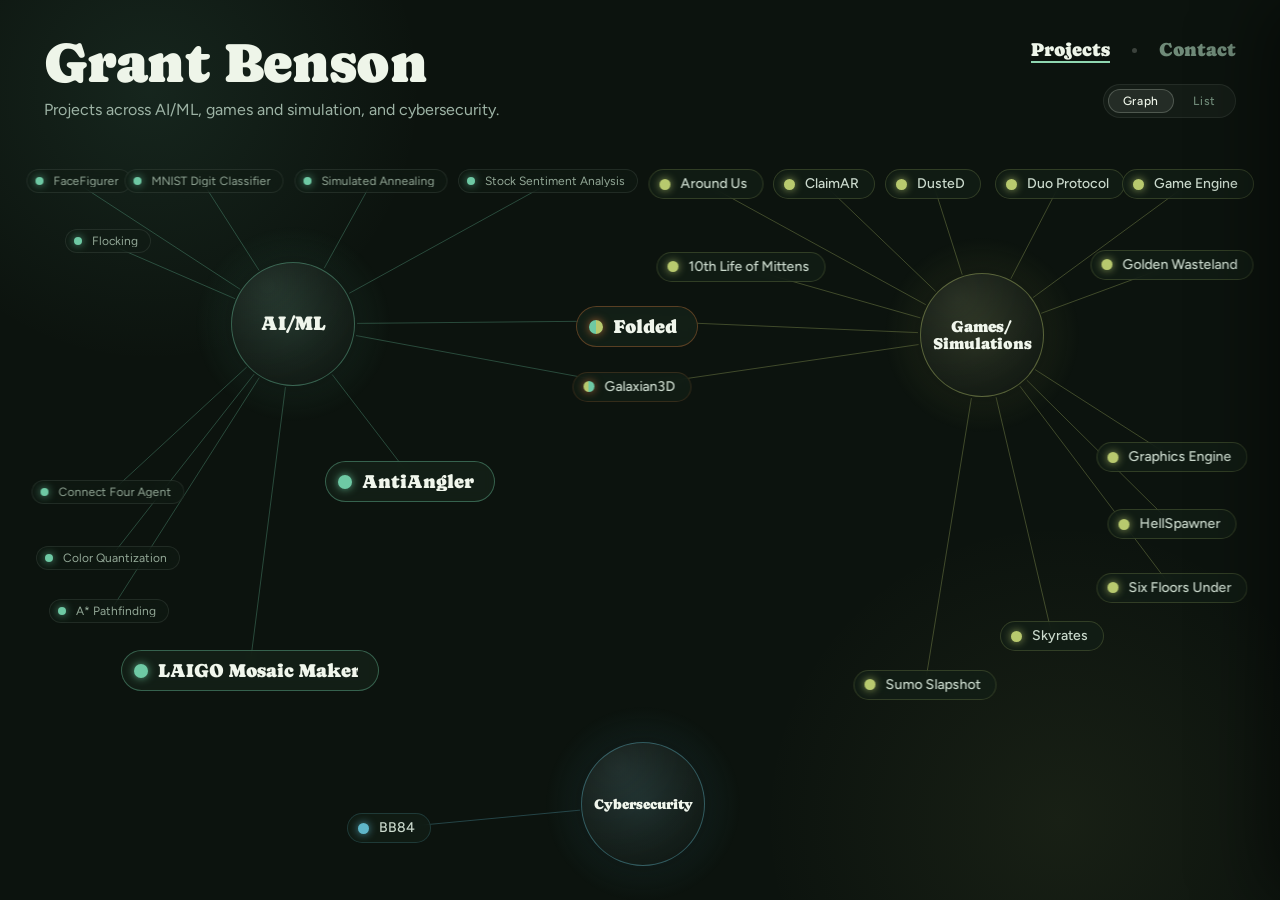
<file: index.html>
<!DOCTYPE html>
<html lang="en">
<head>
  <meta charset="utf-8">
  <meta name="viewport" content="width=device-width, initial-scale=1">
  <!-- data-site slots are filled from content/site.json by content/tools/gen_site_data.py -->
  <title data-site="page-title">Grant Benson: Computer Science Portfolio</title>
  <meta name="description" data-site="description" content="Projects across AI/ML, games and simulation, and cybersecurity.">

  <link rel="preconnect" href="https://fonts.googleapis.com">
  <link rel="preconnect" href="https://fonts.gstatic.com" crossorigin>
  <link rel="stylesheet" href="https://fonts.googleapis.com/css2?family=Caprasimo:wght@400&family=Figtree:wght@400;600;700&display=swap">

  <!-- Cascade order: tokens, theme, element defaults, components, layout, views -->
  <link rel="stylesheet" href="css/tokens.css">
  <link rel="stylesheet" href="css/theme.css">
  <link rel="stylesheet" href="css/base.css">
  <link rel="stylesheet" href="css/components/button.css">
  <link rel="stylesheet" href="css/components/icon-button.css">
  <link rel="stylesheet" href="css/components/tags.css">
  <link rel="stylesheet" href="css/components/typography.css">
  <link rel="stylesheet" href="css/layout/page.css">
  <link rel="stylesheet" href="css/layout/header.css">
  <link rel="stylesheet" href="css/layout/drawer.css">
  <link rel="stylesheet" href="css/views/graph.css">
  <link rel="stylesheet" href="css/views/arcs.css">
  <link rel="stylesheet" href="css/views/list.css">
  <link rel="stylesheet" href="css/views/contact.css">
  <link rel="stylesheet" href="css/views/area-list.css">
  <link rel="stylesheet" href="css/views/project.css">

  <script type="module" src="js/main.js"></script>
</head>
<body>
  <!-- The page shell. Views fill their containers from js/; DOM order is paint order. -->
  <div class="page" data-app>
    <nav class="top-tabs" aria-label="Sections">
      <button class="top-tabs__tab is-active" type="button" data-action="show-projects">Projects</button>
      <span class="top-tabs__dot" aria-hidden="true"></span>
      <button class="top-tabs__tab" type="button" data-action="show-contact">Contact</button>
    </nav>
    <div class="page__glow page__glow--top" aria-hidden="true"></div>
    <div class="page__glow page__glow--bottom" aria-hidden="true"></div>

    <header class="site-header">
      <div class="site-header__titles">
        <h1 class="site-header__heading" data-site="heading">Grant Benson</h1>
        <p class="site-header__subtitle" data-site="subtitle">Projects across AI/ML, games and simulation, and cybersecurity.</p>
      </div>
      <div class="mode-toggle" data-mode-toggle>
        <button class="mode-toggle__option is-active" type="button" data-action="mode-graph">Graph</button>
        <button class="mode-toggle__option" type="button" data-action="mode-list">List</button>
      </div>
    </header>

    <!-- Graph view: js/views/graph.js builds the edges, hubs and nodes inside the world layer -->
    <div class="stage" data-stage>
      <div class="world" data-world></div>
    </div>

    <section class="list-view" data-view="list" hidden></section>
    <section class="contact-view" data-view="contact" hidden></section>

    <div class="scrim" data-scrim></div>

    <!-- Arcs live out here, not in the stage: the stage is its own stacking context, so
         nothing inside it can out-stack the scrim -->
    <button class="arc arc--left" type="button" data-arc="left"><span class="arc__glow"></span><span class="arc__chevron">‹</span></button>
    <button class="arc arc--right" type="button" data-arc="right"><span class="arc__glow"></span><span class="arc__chevron">›</span></button>

    <aside class="drawer" data-panel>
      <div class="drawer__body" data-panel-body></div>
    </aside>
  </div>
</body>
</html>
</file>
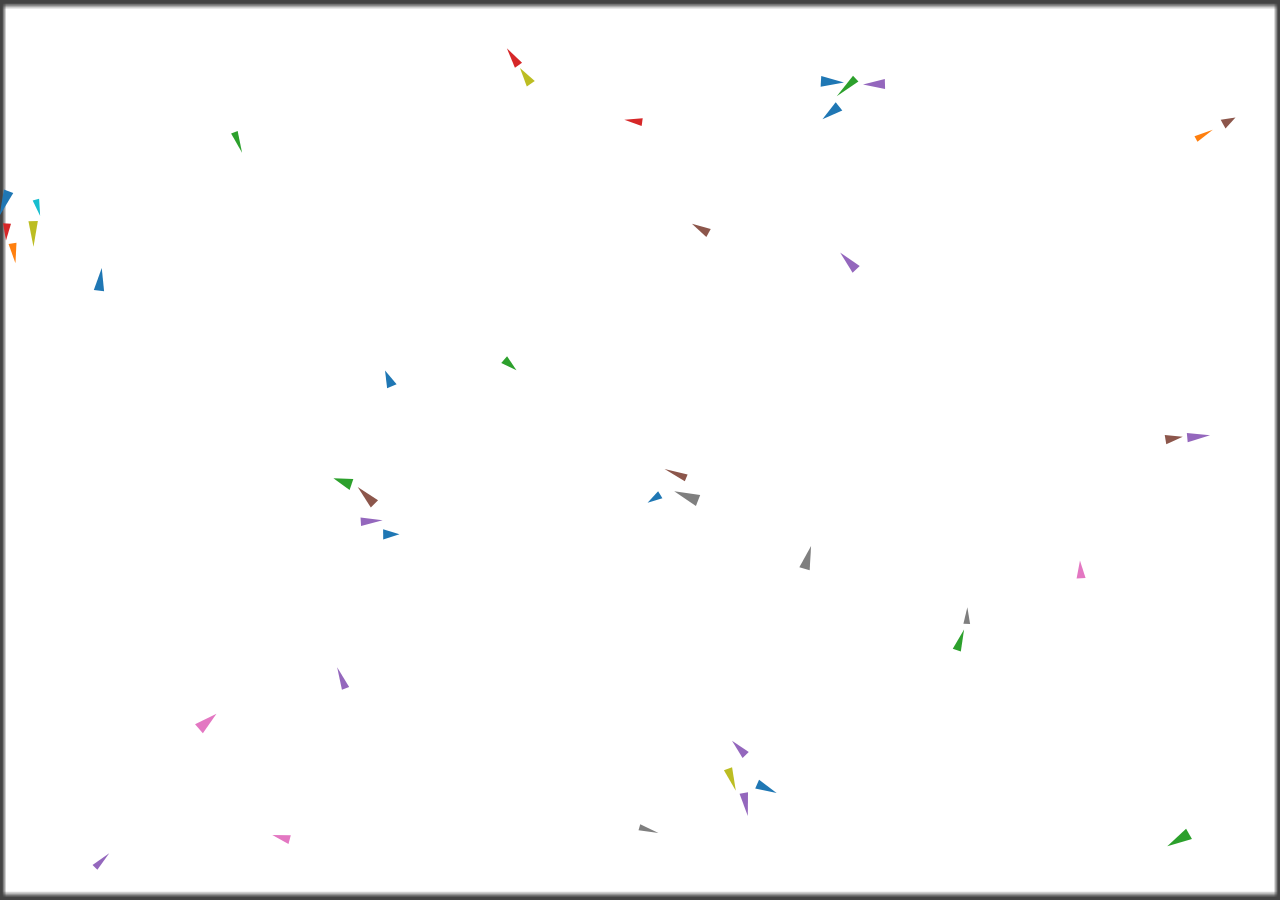
<file: assets/flocking/flock.html>
<!DOCTYPE html>
<html>
<head>
<meta charset="utf-8">
<title>Flocking demo</title>
<style>html,body{margin:0;padding:0;height:100%;overflow:hidden;background:transparent}</style>
</head>
<body>
<!-- minimal demo: canvas + boid class with comments -->
<div id="boid-wrapper" style="position:relative;
            width:100%;
            height:100%;
            margin:auto;
            overflow:hidden;
            box-sizing:border-box;">
    <!-- background canvas just for border -->
    <canvas id="bg" style="position:absolute;
                 top:0;left:0;
                 width:100%;height:100%;
                 z-index:0;display:block;"></canvas>
    <!-- main canvas for boids -->
    <canvas id="c" style="position:absolute;
                 top:0;left:0;
                 width:100%;height:100%;
                 z-index:1;display:block;"></canvas>
</div>

<script>
    // simple vector helper functions for math
    const v = {
        add: (a, b) => ({ x: a.x + b.x, y: a.y + b.y }), // add two vectors
        sub: (a, b) => ({ x: a.x - b.x, y: a.y - b.y }), // subtract vectors
        mul: (a, s) => ({ x: a.x * s, y: a.y * s }),    // multiply vector by scalar
        len: a => Math.hypot(a.x, a.y),                 // get vector length
        norm: a => { const L = Math.hypot(a.x, a.y) || 1; return { x: a.x / L, y: a.y / L }; } // normalize
    };

    // boid class represents one triangle that moves
    class Boid {
        constructor(position, velocity, { h = 18, w = 8, fill = '#111', stroke = null } = {}) {
            // store position and velocity
            this.pos = { x: position.x, y: position.y };
            this.vel = { x: velocity.x, y: velocity.y };
            this.h = h; this.w = w; this.fill = fill; this.stroke = stroke;

            // local triangle points, apex faces +x
            const hx = h / 2, bx = -h / 2;
            this.local = [
                { x: hx, y: 0 },      // tip of triangle
                { x: bx, y: -w / 2 }, // left rear
                { x: bx, y: w / 2 }   // right rear
            ];
        }

        // move boid by velocity
        update(dt = 1) {
            this.pos.x += this.vel.x * dt;
            this.pos.y += this.vel.y * dt;
        }

        // draw boid on canvas
        draw(ctx) {
            const heading = v.len(this.vel) > 1e-6 ? v.norm(this.vel) : { x: 1, y: 0 }; // avoid zero vector
            const ang = Math.atan2(heading.y, heading.x);
            const cosA = Math.cos(ang), sinA = Math.sin(ang);

            // rotate local points to world position
            const pts = this.local.map(p => ({
                x: this.pos.x + (p.x * cosA - p.y * sinA),
                y: this.pos.y + (p.x * sinA + p.y * cosA)
            }));

            // draw triangle
            ctx.beginPath();
            ctx.moveTo(pts[0].x, pts[0].y);
            ctx.lineTo(pts[1].x, pts[1].y);
            ctx.lineTo(pts[2].x, pts[2].y);
            ctx.closePath();
            if (this.fill) { ctx.fillStyle = this.fill; ctx.fill(); }
            if (this.stroke) { ctx.strokeStyle = this.stroke; ctx.stroke(); }
        }

        // keep direction but set speed
        setSpeed(speed) {
            const dir = v.norm(this.vel);
            this.vel = v.mul(dir, speed);
        }

        // set heading angle, keep speed
        setHeading(angle) {
            const s = v.len(this.vel);
            this.vel = { x: Math.cos(angle) * s, y: Math.sin(angle) * s };
        }
    }

    (function demo() {
        // get canvas and context
        const canvas = document.getElementById('c');
        const dpi = window.devicePixelRatio || 1;
        const bg = document.getElementById('bg');
        const bctx = bg.getContext('2d');

        // draw border once on background canvas
        bctx.strokeStyle = '#444';
        bctx.lineWidth = 1;
        bctx.strokeRect(0.5, 0.5, bg.width - 1, bg.height - 1);

        const ctx = canvas.getContext('2d');

        // resize canvas to match screen
        function resize() {
            const rect = canvas.getBoundingClientRect();
            canvas.width = Math.round(rect.width * dpi);
            canvas.height = Math.round(rect.height * dpi);
            canvas.style.width = rect.width + 'px';
            canvas.style.height = rect.height + 'px';
            ctx.setTransform(dpi, 0, 0, dpi, 0, 0); // scale for retina
        }
        resize();
        window.addEventListener('resize', resize);

        // create initial boids
        const boids = [
            new Boid({ x: 60, y: 60 }, { x: 1.6, y: 0.8 }, { h: 26, w: 10, fill: '#1f77b4' }),
            new Boid({ x: 120, y: 100 }, { x: -1.2, y: 0.9 }, { h: 20, w: 8, fill: '#ff7f0e' }),
            new Boid({ x: 200, y: 40 }, { x: 0.6, y: 1.6 }, { h: 22, w: 7, fill: '#2ca02c' })
        ];

        // array of colors for variety
        const colors = ['#1f77b4', '#ff7f0e', '#2ca02c', '#d62728', '#9467bd', '#8c564b', '#e377c2', '#7f7f7f', '#bcbd22', '#17becf'];

        // add 40 more random boids
        for (let i = 0; i < 40; i++) {
            const x = Math.random() * (canvas.width / dpi - 40) + 20; // avoid edges
            const y = Math.random() * (canvas.height / dpi - 40) + 20;
            const vx = (Math.random() - 0.5) * 3; // random velocity
            const vy = (Math.random() - 0.5) * 3;
            const h = 14 + Math.random() * 12; // random size
            const w = 6 + Math.random() * 6;
            const fill = colors[Math.floor(Math.random() * colors.length)];
            boids.push(new Boid({ x, y }, { x: vx, y: vy }, { h, w, fill }));
        }

        // mouse tracking
        let mouse = { x: 0, y: 0, active: false };
        canvas.addEventListener('mouseenter', () => mouse.active = true);
        canvas.addEventListener('mouseleave', () => mouse.active = false);
        canvas.addEventListener('mousemove', e => {
            const rect = canvas.getBoundingClientRect();
            mouse.x = e.clientX - rect.left;
            mouse.y = e.clientY - rect.top;
        });

        // settings object
        const settings = { wrap: false };

        // --- compute forces for each boid ---
        function computeForces(b, boids, canvas, dpi, mouse, settings) {
            const {
                perception = 80,
                separationDist = 25,
                maxSpeed = 4.2,
                maxForce = 2,
                margin = 40,
                wrap = false,
                weights = { align: 0.03, cohesion: 0.02, separation: 0.25, mouseAvoid: 0.3, borderAvoid: 0.18 }
            } = settings;

            // accumulators for flocking
            let align = { x: 0, y: 0 }, cohesion = { x: 0, y: 0 }, separation = { x: 0, y: 0 }, total = 0;

            // loop through all boids
            for (const other of boids) {
                if (other === b) continue; // skip self
                const dx = other.pos.x - b.pos.x;
                const dy = other.pos.y - b.pos.y;
                const d2 = dx * dx + dy * dy; // distance squared

                if (d2 < perception * perception) { // within sight
                    total++;
                    align.x += other.vel.x;
                    align.y += other.vel.y;
                    cohesion.x += other.pos.x;
                    cohesion.y += other.pos.y;

                    if (d2 < separationDist * separationDist) { // too close
                        const f = 1 - Math.sqrt(d2) / separationDist; // nonlinear falloff
                        separation.x -= dx * f * 2;
                        separation.y -= dy * f * 2;
                    }
                }
            }

            // average flocking vectors
            if (total > 0) {
                align.x /= total; align.y /= total;
                cohesion.x = cohesion.x / total - b.pos.x;
                cohesion.y = cohesion.y / total - b.pos.y;
            }

            // mouse avoidance
            let mouseF = { x: 0, y: 0 };
            if (mouse.active) {
                const dx = b.pos.x - mouse.x, dy = b.pos.y - mouse.y;
                const d2 = dx * dx + dy * dy;
                const range = 120;
                if (d2 < range * range) {
                    const f = (1 - Math.sqrt(d2) / range) * 1.5; // make snappy
                    mouseF.x = dx * f; mouseF.y = dy * f;
                }
            }

            // wall steering
            const w = canvas.width / dpi, h = canvas.height / dpi;
            let borderF = { x: 0, y: 0 };
            const steerStrength = 0.8;

            if (!wrap) { // only if not wrapping
                if (b.pos.x < margin) borderF.x += (margin - b.pos.x) / margin * steerStrength;
                if (b.pos.x > w - margin) borderF.x -= (b.pos.x - (w - margin)) / margin * steerStrength;
                if (b.pos.y < margin) borderF.y += (margin - b.pos.y) / margin * steerStrength;
                if (b.pos.y > h - margin) borderF.y -= (b.pos.y - (h - margin)) / margin * steerStrength;
            }

            // combine all forces
            let fx = align.x * weights.align + cohesion.x * weights.cohesion + separation.x * weights.separation + mouseF.x * weights.mouseAvoid + borderF.x * weights.borderAvoid;
            let fy = align.y * weights.align + cohesion.y * weights.cohesion + separation.y * weights.separation + mouseF.y * weights.mouseAvoid + borderF.y * weights.borderAvoid;

            const mag = Math.hypot(fx, fy);
            if (mag > maxForce) { fx = (fx / mag) * maxForce; fy = (fy / mag) * maxForce; } // clamp force

            b.vel.x += fx; b.vel.y += fy;

            // limit speed
            const spd = v.len(b.vel);
            if (spd > maxSpeed) b.setSpeed(maxSpeed);

            // keep boid inside canvas
            if (wrap) {
                const pad = 10;
                if (b.pos.x > w + pad) b.pos.x = -pad;
                if (b.pos.x < -pad) b.pos.x = w + pad;
                if (b.pos.y > h + pad) b.pos.y = -pad;
                if (b.pos.y < -pad) b.pos.y = h + pad;
            } else {
                const pad = 7; // soft clamp
                if (b.pos.x < pad) b.pos.x = pad;
                if (b.pos.x > w - pad) b.pos.x = w - pad;
                if (b.pos.y < pad) b.pos.y = pad;
                if (b.pos.y > h - pad) b.pos.y = h - pad;
            }
        }

        // animation loop
        let last = performance.now();
        function frame(now) {
            const dt = Math.min((now - last) / 16.6667, 4); // max dt to prevent jumps
            last = now;
            ctx.clearRect(0, 0, canvas.width, canvas.height); // clear frame

            for (const b of boids) {
                computeForces(b, boids, canvas, dpi, mouse, settings); // update velocity
                b.update(dt); // move
                b.draw(ctx); // draw
            }

            requestAnimationFrame(frame); // loop
        }
        requestAnimationFrame(frame); // start loop
    })();
</script></body>
</html>
</file>
<file: css/tokens.css>
/* Organic design-system primitives: type, tonal ramps, spacing, radii, elevation.
   These are the system's light-ground defaults; css/theme.css re-points the role
   tokens for this site's dark ground. Components read tokens, never raw values. */

:root {
  --color-bg: #f5ead8;
  --color-surface: #ebddc5;
  --color-text: #201e1d;
  --color-accent: #c67139;
  --color-accent-2: #7a8a5e;
  --color-divider: color-mix(in srgb, #201e1d 16%, transparent);

  /* Tonal ramps, generated in OKLCH on one shared lightness scale, so the
     same step of any role matches the others in visual value. */
  --color-neutral-100: #f9f4ed;
  --color-neutral-200: #eee7db;
  --color-neutral-300: #dcd3c4;
  --color-neutral-400: #c0b6a5;
  --color-neutral-500: #a19786;
  --color-neutral-600: #82796a;
  --color-neutral-700: #645c50;
  --color-neutral-800: #474238;
  --color-neutral-900: #2e2b25;

  --color-accent-100: #fff2eb;
  --color-accent-200: #ffe1d0;
  --color-accent-300: #ffc6a5;
  --color-accent-400: #f6a06b;
  --color-accent-500: #d67f48;
  --color-accent-600: #b2622d;
  --color-accent-700: #8c491a;
  --color-accent-800: #643312;
  --color-accent-900: #402310;

  --color-accent-2-100: #f0fae1;
  --color-accent-2-200: #e1eecc;
  --color-accent-2-300: #ccdbb2;
  --color-accent-2-400: #aebf92;
  --color-accent-2-500: #8fa073;
  --color-accent-2-600: #728157;
  --color-accent-2-700: #56633f;
  --color-accent-2-800: #3d472b;
  --color-accent-2-900: #272e1b;

  --font-heading: "Caprasimo", system-ui, sans-serif;
  --font-heading-weight: 400;
  --font-body: "Figtree", system-ui, sans-serif;

  --space-1: 4.4px;
  --space-2: 8.8px;
  --space-3: 13.2px;
  --space-4: 17.6px;
  --space-6: 26.4px;
  --space-8: 35.2px;

  --radius-sm: 8px;
  --radius-md: 16px;
  --radius-lg: 28px;

  --shadow-sm: 0 1px 2px color-mix(in srgb, #2e2b25 14%, transparent);
  --shadow-md: 0 3px 10px color-mix(in srgb, #2e2b25 16%, transparent);
  --shadow-lg: 0 12px 32px color-mix(in srgb, #2e2b25 22%, transparent);
}
</file>
<file: css/theme.css>
/* The site theme: Organic inverted onto a dark-green ground. Same type, radii and
   spacing as css/tokens.css; the role tokens are re-pointed and the site's shared
   colors are named here. A few one-off surface tints (node pills, the hover card,
   the drawer gradient's end) stay literal in the one rule that uses them. */

:root {
  --color-bg: #0c130e;
  --color-surface: #14211a;
  --color-text: #e6efe4;
  --color-divider: rgba(230, 239, 228, .12);
  --color-ink-soft: #9db3a5;
  --color-ink-mid: #b9cabc;
  --color-sage: #8fd6b0;

  /* Ink, brightest to dimmest */
  --ink-bright: #f0f6ec;
  --ink-heading: #eef5e9;
  --ink-peek: #cfdcd0;
  --ink-button: #dbe7dc;
  --ink-node: #cbdacd;
  --ink-copy: #b5c7b8;
  --ink-faint: #93a897;
  --ink-tag: #8fa895;
  --ink-label: #7f9a86;
  --ink-muted: #6f8a78;
  --ink-on-accent: #160e07;
  --link-hover: #b6e6cb;

  /* RGB channels, for alpha mixes such as rgb(var(--line) / .12) */
  --line: 230 239 228;
  --surface: 20 33 26;
  --ground: 12 19 14;

  /* Area colors, as channels. A project in two areas uses the shared tone. */
  --area-ai: 110 201 164;
  --area-games: 184 201 110;
  --area-cyber: 95 182 201;
  --area-shared: 198 113 57;

  /* Drawer geometry. These are only the pre-JavaScript defaults: js/app.js
     overwrites both on :root at boot from js/config.js (DRAWER_MAX_W, DRAWER_VW,
     SHEET_VH), which the camera math also uses. Change them there. */
  --drawer-width: min(420px, 92vw);
  --sheet-height: 58vh;
}

/* Anything tinted by an area reads --tone. Set data-tone on the element or an
   ancestor. Alphas are written as n/255 so they match the original hex pairs. */
[data-tone="ai"] { --tone: var(--area-ai); }
[data-tone="games"] { --tone: var(--area-games); }
[data-tone="cyber"] { --tone: var(--area-cyber); }
[data-tone="shared"] { --tone: var(--area-shared); }
</file>
<file: css/base.css>
/* Element defaults. Nothing here is tied to a component. */

*, *::before, *::after { box-sizing: border-box; }

html, body { height: 100%; margin: 0; }

body {
  background: var(--color-bg);
  color: var(--color-text);
  font-family: var(--font-body);
  font-size: 15px;
  line-height: 1.55;
  font-weight: 400;
  -webkit-font-smoothing: antialiased;
}

h1, h2, h3, h4, h5, h6 {
  font-family: var(--font-heading);
  font-weight: var(--font-heading-weight);
  line-height: 1.12;
  letter-spacing: -0.015em;
  margin: 0 0 var(--space-2);
}
h1 { font-size: 42px; }
h2 { font-size: 32px; }
h3 { font-size: 25px; }
h4 { font-size: 20px; }
h5 { font-size: 16px; }
h6 { font-size: 13px; letter-spacing: 0.08em; text-transform: uppercase; }

p { margin: 0 0 var(--space-3); }

a { color: var(--color-sage); text-decoration: none; text-underline-offset: 3px; }
a:hover { color: var(--link-hover); }

img { display: block; max-width: 100%; }

:focus { outline: none; }
:focus-visible { outline: 2px solid var(--color-accent); outline-offset: 2px; }
::selection { background: color-mix(in srgb, var(--color-accent) 30%, transparent); }

/* `hidden` must win over any display a class sets */
[hidden] { display: none !important; }

@keyframes breathe {
  0%, 100% { transform: scale(1); opacity: .5; }
  50% { transform: scale(1.09); opacity: .24; }
}

/* Printing and Save as PDF: keep the dark ground and tints (light text would
   otherwise land on white paper), and freeze blur and motion. */
@media print {
  @page { margin: 0.5cm; }
  figure, table { break-inside: avoid; }
  *, *::before, *::after {
    print-color-adjust: exact;
    -webkit-print-color-adjust: exact;
    backdrop-filter: none !important;
    -webkit-backdrop-filter: none !important;
    animation-delay: -99s !important;
    animation-duration: .001s !important;
    animation-iteration-count: 1 !important;
    animation-fill-mode: both !important;
    animation-play-state: running !important;
    transition-duration: 0s !important;
  }
}
</file>
<file: css/components/button.css>
/* Buttons, from the Organic system: a pill with a solid accent primary and an
   outlined secondary. Usable on <a> and <button>. */

.btn {
  display: inline-flex;
  align-items: center;
  justify-content: center;
  gap: 6px;
  cursor: pointer;
  text-decoration: none;
  font-family: var(--font-body);
  font-weight: 600;
  font-size: 14px;
  line-height: 1.2;
  color: var(--color-text);
  background: transparent;
  border: 1px solid transparent;
  padding: var(--space-2) calc(var(--space-3) * 1.2);
  border-radius: 999px;
}
.btn svg { display: block; }
.btn:disabled { opacity: 0.45; cursor: not-allowed; }

.btn-primary { background: var(--color-accent); color: var(--ink-on-accent); }
.btn-primary:hover { background: var(--color-accent-600); }
.btn-primary:active { background: var(--color-accent-700); }

.btn-secondary { border-color: var(--color-divider); color: var(--ink-button); }
.btn-secondary:hover { background: color-mix(in srgb, var(--color-text) 7%, transparent); }
.btn-secondary:active { background: color-mix(in srgb, var(--color-text) 14%, transparent); }
</file>
<file: css/components/icon-button.css>
/* A round, outlined icon button: the drawer's close control. */

.icon-button {
  display: grid;
  place-items: center;
  width: 34px;
  height: 34px;
  border: 1px solid rgb(var(--line) / .14);
  border-radius: 999px;
  background: transparent;
  color: var(--color-ink-soft);
  font: 400 16px/1 var(--font-body);
  cursor: pointer;
}
.icon-button:hover { background: rgb(var(--line) / .08); color: var(--ink-heading); }
</file>
<file: css/components/tags.css>
/* Labels and pills. Toned variants read --tone from a data-tone attribute
   (see css/theme.css); the alphas are n/255 of the original hex pairs. */

/* Organic tag, sage ramp. The ramp is authored for a light ground, so on this
   dark one the steps swap ends. */
.tag {
  display: inline-flex;
  align-items: center;
  font-size: 11px;
  letter-spacing: 0.02em;
  padding: 3px 10px;
  border-radius: 999px;
}
.tag-accent-2 { background: var(--color-accent-2-800); color: var(--color-accent-2-200); }

/* Small uppercase outline tag, used on list rows */
.mini-tag {
  font: 500 9.5px/1 var(--font-body);
  letter-spacing: .08em;
  text-transform: uppercase;
  color: var(--ink-tag);
  padding: 4px 8px;
  border-radius: 999px;
  border: 1px solid rgb(var(--line) / .12);
}

/* Area-toned chips */
.chip {
  border-radius: 999px;
  color: rgb(var(--tone));
}

/* "11 projects" above an area's list */
.chip--count {
  font: 600 10px/1 var(--font-body);
  letter-spacing: .16em;
  text-transform: uppercase;
  padding: 7px 12px;
  border: 1px solid rgb(var(--tone) / .2667);
  background: rgb(var(--tone) / .0784);
}

/* The area a project belongs to, above its title */
.chip--area {
  padding: 6px 14px;
  background: rgb(var(--tone) / .1216);
  border: 1px solid rgb(var(--tone) / .3333);
  font: 600 10px/1.4 var(--font-body);
  letter-spacing: .14em;
  text-transform: uppercase;
}

/* One of several areas a shared project connects */
.chip--pill {
  padding: 7px 14px;
  background: rgb(var(--tone) / .0863);
  border: 1px solid rgb(var(--tone) / .2667);
  font: 500 12px/1 var(--font-body);
}
</file>
<file: css/components/typography.css>
/* Small text styles shared across views. */

/* Uppercase label above a group: "Email", "Gallery", "Connected areas" */
.eyebrow {
  font: 600 10px/1 var(--font-body);
  letter-spacing: .16em;
  text-transform: uppercase;
  color: var(--ink-label);
}

.caption {
  font: 400 12px/1.45 var(--font-body);
  color: var(--ink-label);
}
</file>
<file: css/layout/page.css>
/* The page shell: a full-height column on the dark ground, with two soft glows
   behind everything. */

/* 100dvh where supported: on a phone 100vh is the height with the browser's toolbars
   hidden, so a page that tall scrolls under the graph while they show */
.page {
  position: relative;
  min-height: 100vh;
  min-height: 100dvh;
  display: flex;
  flex-direction: column;
  background: radial-gradient(120% 90% at 18% 8%, #14201700 0%, var(--color-bg) 70%), var(--color-bg);
  overflow: hidden;
}

.page__glow {
  position: absolute;
  border-radius: 999px;
  pointer-events: none;
}
.page__glow--top {
  top: -220px;
  left: -160px;
  width: 620px;
  height: 620px;
  background: radial-gradient(circle, rgb(var(--area-ai) / .10), transparent 62%);
}
.page__glow--bottom {
  bottom: -260px;
  right: -120px;
  width: 680px;
  height: 680px;
  background: radial-gradient(circle, rgb(var(--area-games) / .07), transparent 62%);
}
</file>
<file: css/layout/header.css>
/* Page header: the heading and subtitle, the Projects/Contact tabs and the
   Graph/List toggle.

   On compact the drawer is open whenever the graph is inside an area, and its
   scrim catches every click, so the header and tabs are raised above it (the
   scrim is z-index 20). The tabs stay one above the header, whose full-width box
   would otherwise cover them.

   Compact also stacks the header to leave the hub room above the sheet: the tabs
   and the Graph/List toggle share a top row, the heading sits under them on one
   line, and js/views/header.js hides the subtitle on Projects. */

.top-tabs {
  position: absolute;
  top: 38px;
  right: 44px;
  z-index: 4;
  display: flex;
  align-items: center;
  gap: 22px;
}
[data-compact] .top-tabs {
  z-index: 22;
  top: 22px;
  left: 20px;
  right: auto;
  gap: 10px;
}

.top-tabs__dot {
  width: 5px;
  height: 5px;
  border-radius: 999px;
  background: rgb(var(--line) / .22);
}

.top-tabs__tab {
  padding: 2px 0;
  cursor: pointer;
  border: none;
  background: transparent;
  font: 400 clamp(15px, 1.6vw, 19px)/1 var(--font-heading);
  color: var(--ink-muted);
  border-bottom: 2px solid transparent;
  transition: color .25s ease, border-color .25s ease;
}
.top-tabs__tab.is-active {
  color: var(--ink-heading);
  border-bottom-color: var(--color-sage);
}

.site-header {
  position: relative;
  z-index: 3;
  display: flex;
  align-items: flex-end;
  justify-content: space-between;
  gap: 32px;
  flex-wrap: wrap;
  padding: 34px 44px 10px;
}
[data-compact] .site-header {
  z-index: 21;
  padding: 64px 20px 8px;
}

.site-header__titles {
  display: flex;
  flex-direction: column;
  gap: 8px;
  flex: 1;
  min-width: 0;
}

.site-header__heading {
  margin: 0;
  font: 400 clamp(28px, 4.4vw, 58px)/1.02 var(--font-heading);
  color: var(--ink-heading);
  letter-spacing: -.01em;
  white-space: pre-line;
}

.site-header__subtitle {
  margin: 0;
  font: 400 clamp(12px, 1.35vw, 16px)/1.4 var(--font-body);
  color: var(--color-ink-soft);
}

.mode-toggle {
  display: flex;
  align-items: center;
  gap: 4px;
  padding: 4px;
  border-radius: 999px;
  background: rgb(var(--line) / .04);
  border: 1px solid rgb(var(--line) / .08);
  margin-bottom: 4px;
}
/* level with the tabs: .site-header is the containing block, and starts at the page top */
[data-compact] .mode-toggle {
  position: absolute;
  top: 14px;
  right: 20px;
  margin: 0;
}

.mode-toggle__option {
  padding: 5px 14px;
  cursor: pointer;
  border-radius: 999px;
  border: 1px solid transparent;
  background: transparent;
  font: 500 12px/1 var(--font-body);
  letter-spacing: .06em;
  color: var(--ink-muted);
  transition: color .2s ease, background .2s ease, border-color .2s ease;
}
/* narrower so the top row still clears the tabs on a 320px phone */
[data-compact] .mode-toggle__option { padding-inline: 10px; }
.mode-toggle__option.is-active {
  border-color: rgb(var(--line) / .22);
  background: rgb(var(--line) / .08);
  color: var(--ink-heading);
}
</file>
<file: css/layout/drawer.css>
/* The drawer and its scrim. One drawer holds either an area's project list or a
   project's detail. On desktop it slides in from the right; on compact it is a
   bottom sheet. js/views/drawer.js writes the slide (transform) every frame. */

.scrim {
  position: fixed;
  inset: 0;
  background: rgba(6, 10, 7, .28);
  opacity: 0;
  pointer-events: none;
  z-index: 20;
}
.scrim.is-active { pointer-events: auto; }
/* on compact the scrim covers the graph during an area, and a pinch there zooms out
   of the area (js/lib/pinch.js) rather than the page */
[data-compact] .scrim { touch-action: pan-x pan-y; }

.drawer {
  position: fixed;
  top: 0;
  right: 0;
  bottom: 0;
  width: var(--drawer-width);
  background: linear-gradient(180deg, var(--color-surface) 0%, #101a13 100%);
  border-left: 1px solid rgb(var(--line) / .12);
  box-shadow: -30px 0 70px rgba(0, 0, 0, .5);
  border-top-left-radius: var(--radius-lg);
  border-bottom-left-radius: var(--radius-lg);
  transform: translateX(104%);
  overflow-y: auto;
  z-index: 21;
}

[data-compact] .drawer {
  top: auto;
  left: 0;
  width: auto;
  height: var(--sheet-height);
  border-left: none;
  border-top: 1px solid rgb(var(--line) / .12);
  box-shadow: 0 -30px 70px rgba(0, 0, 0, .5);
  border-bottom-left-radius: 0;
  border-top-right-radius: var(--radius-lg);
  transform: translateY(104%);
}

/* The row above a drawer's heading: a chip on the left, close on the right */
.drawer__bar {
  display: flex;
  align-items: center;
  justify-content: space-between;
  gap: 16px;
}
</file>
<file: css/views/graph.css>
/* The graph view: the stage, the camera layer, edges, area hubs and project
   nodes. Positions, the camera transform and the stage's dimming are written
   every frame by js/views/graph.js; everything static or state-driven is here. */

.stage {
  position: relative;
  z-index: 2;
  flex: 1;
  height: calc(100vh - 190px);
  min-height: min(600px, calc(100vh - 180px));
  margin: 0 12px 12px;
}
/* Compact pans freely to its hub, so the stage clips instead of the camera being clamped.
   The stage fills whatever the page leaves (the page is exactly the visible height, see
   css/layout/page.css), and nothing on it is the browser's to handle: a drag must not
   scroll the page under the graph, and a pinch zooms out of the area (js/lib/pinch.js). */
[data-compact] .stage {
  min-height: 0;
  overflow: hidden;
  touch-action: none;
}

/* The camera is a transform on this one layer. The simulation underneath keeps
   running in unchanged stage-pixel coordinates, so zooming never re-settles it. */
.world {
  position: absolute;
  inset: 0;
  transform-origin: 0 0;
  will-change: transform;
}

/* ---- Edges ------------------------------------------------------------ */

.edges {
  position: absolute;
  inset: 0;
  overflow: visible;
}

/* --dim is set per edge: how far its node's area is from the one in focus */
.edge {
  stroke: rgb(var(--tone));
  stroke-width: 1;
  stroke-linecap: round;
  opacity: calc(.3 * var(--dim, 1));
  transition: opacity .25s ease, stroke-width .25s ease;
}
.edge.is-lit {
  stroke-width: 1.9;
  opacity: calc(.85 * var(--dim, 1));
}

/* ---- Hubs ------------------------------------------------------------- */

/* Each hub is a zero-size box at its simulation point; children centre on it. */
.hub {
  position: absolute;
  width: 0;
  height: 0;
  display: grid;
  place-items: center;
  cursor: pointer;
  z-index: 4;
  transition: opacity .35s ease;
}
.hub.is-dimmed { opacity: .3; }

.hub__halo {
  position: absolute;
  width: 210px;
  height: 210px;
  border-radius: 999px;
  background: radial-gradient(circle, rgb(var(--tone) / .1804), transparent 66%);
  animation: breathe 7s ease-in-out infinite;
  pointer-events: none;
}

.hub__disc {
  position: absolute;
  width: 124px;
  height: 124px;
  border-radius: 999px;
  display: flex;
  flex-direction: column;
  align-items: center;
  justify-content: center;
  gap: 4px;
  background: radial-gradient(120% 120% at 30% 20%, rgba(255, 255, 255, .06), rgb(var(--ground) / .86));
  border: 1.5px solid rgb(var(--tone) / .4);
  box-shadow: 0 0 22px rgba(0, 0, 0, .35);
  transition: width .3s ease, height .3s ease, border-color .3s ease, box-shadow .3s ease;
}
.hub.is-lit .hub__disc {
  width: 138px;
  height: 138px;
  border-color: rgb(var(--tone) / .8);
  box-shadow: 0 0 44px rgb(var(--tone) / .2667);
}

/* The label is sized to the disc (--hub-font, --hub-font-lit are computed in
   js/views/graph.js from the 124/138px disc sizes above, less 26px, which is also
   this max-width). The only permitted break is the explicit one after a slash. */
.hub__title {
  font: 400 var(--hub-font)/1.08 var(--font-heading);
  color: var(--ink-bright);
  text-align: center;
  white-space: pre-line;
  max-width: 98px;
  min-width: 0;
  word-break: keep-all;
  overflow-wrap: normal;
}
.hub.is-lit .hub__title {
  font-size: var(--hub-font-lit);
  max-width: 112px;
}

/* ---- Project nodes ---------------------------------------------------- */

.node {
  position: absolute;
  width: 0;
  height: 0;
  display: flex;
  flex-direction: column;
  align-items: center;
  cursor: pointer;
  z-index: 5;
  transition: opacity .35s ease;
}
.node.is-faded { opacity: .12; }
.node.is-hover,
.node.is-selected { z-index: 9; }

.hub.is-hidden,
.node.is-hidden { opacity: 0; pointer-events: none; }

/* Tier 3 is the default; tier 2 and the featured tier 1 step up in weight */
.node__pill {
  position: absolute;
  top: -15px;
  left: 50%;
  transform: translateX(-50%);
  display: flex;
  align-items: center;
  gap: 10px;
  white-space: nowrap;
  padding: 5px 12px 5px 8px;
  border-radius: 999px;
  background: rgba(18, 29, 21, .55);
  border: 1px solid rgb(var(--line) / .09);
  box-shadow: none;
  backdrop-filter: blur(6px);
  transition: background .25s ease, border-color .25s ease, box-shadow .25s ease;
}
.node--tier2 .node__pill {
  padding: 7px 15px 7px 10px;
  background: rgba(19, 31, 23, .72);
  border-color: rgb(var(--tone) / .2);
}
.node--tier1 .node__pill {
  padding: 10px 20px 10px 12px;
  background: rgba(20, 33, 24, .86);
  border-color: rgb(var(--tone) / .4);
}
.node.is-hover .node__pill,
.node.is-selected .node__pill {
  background: rgba(18, 29, 21, .94);
  border-color: rgb(var(--tone) / .6667);
  box-shadow: 0 8px 26px rgba(0, 0, 0, .45);
}

/* A shared project's dot is split between its areas' colors via --dot-fill */
.node__dot {
  width: 8px;
  height: 8px;
  border-radius: 999px;
  flex: none;
  background: var(--dot-fill, rgb(var(--tone)));
  box-shadow: 0 0 8px rgb(var(--tone) / .8);
  transition: all .25s ease;
}
.node--tier2 .node__dot { width: 11px; height: 11px; }
.node--tier1 .node__dot { width: 14px; height: 14px; }
.node.is-hover .node__dot,
.node.is-selected .node__dot {
  width: 15px;
  height: 15px;
  box-shadow: 0 0 16px rgb(var(--tone) / .8);
}

.node__label {
  font: 400 12px/1 var(--font-body);
  color: var(--ink-faint);
  max-width: 200px;
  opacity: 1;
  overflow: hidden;
  transition: max-width .3s ease, opacity .25s ease, color .25s ease;
}
.node--tier2 .node__label { font: 500 14px/1 var(--font-body); color: var(--ink-node); }
.node--tier1 .node__label { font: 400 19px/1 var(--font-heading); color: var(--ink-bright); }
.node.is-hover .node__label,
.node.is-selected .node__label { color: var(--ink-bright); }

/* The hover card. Its left offset is clamped into the stage by js/views/graph.js,
   which assumes this 236px width. */
.peek {
  position: absolute;
  top: 22px;
  transform: translateY(-6px);
  width: 236px;
  display: flex;
  flex-direction: column;
  gap: 6px;
  padding: 13px 15px 14px;
  border-radius: 18px;
  background: rgba(14, 23, 17, .95);
  border: 1px solid rgb(var(--line) / .12);
  box-shadow: 0 18px 44px rgba(0, 0, 0, .5);
  pointer-events: none;
  opacity: 0;
  transition: opacity .2s ease, transform .25s ease;
}
.node.is-hover .peek { transform: translateY(0); }
.node.is-hover:not(.is-selected) .peek.has-blurb { opacity: 1; }

.peek__area {
  font: 600 10px/1 var(--font-body);
  letter-spacing: .14em;
  text-transform: uppercase;
  color: var(--ink-label);
}

.peek__blurb {
  font: 400 13px/1.45 var(--font-body);
  color: var(--ink-peek);
  text-wrap: pretty;
}
</file>
<file: css/views/arcs.css>
/* Arc controls at the left and right edges step between areas. Each arc is
   tinted (data-tone) with the color of the area it moves into, so it says where
   it goes before it is used. They sit outside the stage so they can out-stack
   the scrim. js/views/arcs.js centres them on the visible band every frame, using
   half of the 148px height below. */

.arc {
  position: fixed;
  top: 50%;
  margin-top: -74px;
  width: 46px;
  height: 148px;
  padding: 0;
  border: 1px solid rgb(var(--tone) / .4784);
  backdrop-filter: blur(6px);
  display: grid;
  place-items: center;
  cursor: pointer;
  z-index: 22;
  opacity: 0;
  pointer-events: none;
  transition: opacity .35s ease, border-color .45s ease, box-shadow .45s ease;
}
.arc.is-shown { opacity: 1; pointer-events: auto; }

.arc--left {
  left: 0;
  right: auto;
  border-radius: 0 999px 999px 0;
  border-left: none;
  background: linear-gradient(to right, rgb(var(--tone) / .1412), rgb(var(--surface) / .88) 78%);
  box-shadow: 6px 0 26px rgb(var(--tone) / .1216);
}
.arc--left:hover {
  background: linear-gradient(to right, rgb(var(--tone) / .2392), rgb(var(--surface) / .9) 82%);
  border-color: rgb(var(--tone) / .8);
  box-shadow: 8px 0 34px rgb(var(--tone) / .2196);
}

/* the right arc rides inboard of the desktop drawer; js sets its `right` */
.arc--right {
  left: auto;
  right: 0;
  border-radius: 999px 0 0 999px;
  border-right: none;
  background: linear-gradient(to left, rgb(var(--tone) / .1412), rgb(var(--surface) / .88) 78%);
  box-shadow: -6px 0 26px rgb(var(--tone) / .1216);
}
.arc--right:hover {
  background: linear-gradient(to left, rgb(var(--tone) / .2392), rgb(var(--surface) / .9) 82%);
  border-color: rgb(var(--tone) / .8);
  box-shadow: -8px 0 34px rgb(var(--tone) / .2196);
}

.arc__glow {
  position: absolute;
  inset: -1px;
  border-radius: inherit;
  pointer-events: none;
  background: radial-gradient(circle at 0% 50%, rgb(var(--tone) / .2392), transparent 74%);
}
.arc--right .arc__glow {
  background: radial-gradient(circle at 100% 50%, rgb(var(--tone) / .2392), transparent 74%);
}

.arc__chevron {
  position: relative;
  font: 400 32px/1 var(--font-body);
  color: var(--ink-heading);
  transform: translateX(-2px);
  transition: color .45s ease;
}
.arc--right .arc__chevron { transform: translateX(2px); }
</file>
<file: css/views/list.css>
/* The List view: every area's projects as columns of rows, in the same authored
   order the drawer's area list uses. */

.list-view {
  position: relative;
  z-index: 2;
  flex: 1;
  padding: 22px 44px 60px;
  display: grid;
  grid-template-columns: repeat(auto-fit, minmax(260px, 1fr));
  gap: 38px;
  align-content: start;
  overflow-y: auto;
}
[data-compact] .list-view { padding-inline: 20px; }

.list-group {
  display: flex;
  flex-direction: column;
  gap: 14px;
  min-width: 0;
}

.list-group__head {
  display: flex;
  align-items: baseline;
  gap: 10px;
}

.list-group__name {
  font: 400 20px/1 var(--font-heading);
  color: rgb(var(--tone));
  margin: 0;
}

.list-group__count {
  font: 500 10px/1 var(--font-body);
  letter-spacing: .14em;
  text-transform: uppercase;
  color: var(--ink-label);
}

.list-group__items {
  display: flex;
  flex-direction: column;
  gap: 7px;
}

/* Tier 3 is the default row; tiers 2 and 1 step up in weight */
.list-row {
  display: flex;
  align-items: baseline;
  gap: 10px;
  width: 100%;
  padding: 10px 14px;
  border-radius: 999px;
  cursor: pointer;
  background: transparent;
  border: 1px solid rgb(var(--line) / .10);
  color: var(--color-ink-mid);
  font: 400 14px/1.2 var(--font-body);
  text-align: left;
  transition: background .2s ease, border-color .2s ease;
}
.list-row--tier2 { color: var(--ink-node); font: 500 15px/1.2 var(--font-body); }
.list-row--tier1 { color: var(--ink-bright); font: 400 18px/1.2 var(--font-heading); }
.list-row:hover { background: rgb(var(--line) / .06); color: var(--ink-bright); }

.list-row__also {
  font: 400 11px/1 var(--font-body);
  color: var(--ink-label);
  margin-left: auto;
  white-space: nowrap;
}
</file>
<file: css/views/contact.css>
/* The Contact view: portrait beside the About text, the email card, the link
   buttons and the footer. The two columns wrap to one on narrow screens. */

.contact-view {
  position: relative;
  z-index: 2;
  flex: 1;
  overflow-y: auto;
  padding: 24px 44px 60px;
}
[data-compact] .contact-view { padding-inline: 20px; }

.contact {
  display: flex;
  gap: 40px;
  align-items: flex-start;
  flex-wrap: wrap;
  max-width: 920px;
}

.contact__portrait {
  width: 260px;
  max-width: 100%;
  /* The crop's own ratio, so nothing is cut a second time here. It tracks
     about.portrait.crop in content/site.json: widened right on 2026-09-19 from
     431/665 (the Wix crop) so the neon sign reads. */
  aspect-ratio: 838 / 1089;
  object-fit: cover;
  border-radius: var(--radius-lg);
  border: 1px solid rgb(var(--line) / .12);
  display: block;
  flex: none;
}

.contact__body {
  display: flex;
  flex-direction: column;
  gap: 26px;
  flex: 1;
  min-width: min(280px, 100%);
}

.contact__bio {
  display: flex;
  flex-direction: column;
  gap: 14px;
}

.contact__paragraph {
  margin: 0;
  font: 400 15px/1.68 var(--font-body);
  color: var(--ink-copy);
  text-wrap: pretty;
}

.contact__card {
  display: flex;
  flex-direction: column;
  gap: 14px;
  padding: 26px 28px;
  border-radius: var(--radius-lg);
  background: rgb(var(--surface) / .7);
  border: 1px solid rgb(var(--line) / .10);
}

.contact__email {
  display: flex;
  flex-direction: column;
  gap: 3px;
}

/* the address is one unbreakable word, wider than the card on the narrowest phones */
.contact__email-link { font: 400 20px/1.2 var(--font-heading); overflow-wrap: anywhere; }

.contact__links {
  display: flex;
  gap: 10px;
  flex-wrap: wrap;
}

.contact__footer {
  margin: 0;
  font: 400 12px/1.5 var(--font-body);
  color: var(--ink-muted);
}
</file>
<file: css/views/area-list.css>
/* The drawer's area list: one area's projects as rows with a thumbnail, blurb and
   the first few tags. The container carries the area's data-tone. */

.area-list {
  display: flex;
  flex-direction: column;
  gap: 20px;
  padding: 30px 26px 36px;
}

.area-list__title {
  margin: 0;
  font: 400 30px/1.08 var(--font-heading);
  color: var(--ink-heading);
  letter-spacing: -.01em;
}

.area-list__items {
  display: flex;
  flex-direction: column;
  gap: 9px;
}

.area-row {
  display: flex;
  align-items: flex-start;
  gap: 13px;
  width: 100%;
  padding: 11px 13px;
  border-radius: var(--radius-lg);
  cursor: pointer;
  background: transparent;
  border: 1px solid rgb(var(--line) / .10);
  text-align: left;
  transition: background .2s ease, border-color .2s ease;
}
.area-row:hover {
  background: rgb(var(--line) / .06);
  border-color: rgb(var(--tone) / .3333);
}

/* The first still image, or a tile with the project's initials */
.area-row__thumb {
  width: 58px;
  height: 58px;
  flex: none;
  border-radius: 11px;
  overflow: hidden;
  display: grid;
  place-items: center;
  border: 1px solid rgb(var(--tone) / .2);
  background: linear-gradient(140deg, rgb(var(--tone) / .149), rgb(var(--ground) / .9));
}

.area-row__img {
  width: 100%;
  height: 100%;
  object-fit: cover;
  display: block;
}

.area-row__initials {
  font: 600 16px/1 var(--font-body);
  letter-spacing: .06em;
  color: rgb(var(--tone));
}

.area-row__text {
  display: flex;
  flex-direction: column;
  gap: 5px;
  min-width: 0;
  flex: 1;
}

.area-row__name {
  font: 400 17px/1.2 var(--font-heading);
  color: var(--ink-heading);
}

.area-row__blurb {
  font: 400 12.5px/1.5 var(--font-body);
  color: var(--color-ink-soft);
  text-wrap: pretty;
}

.area-row__tags {
  display: flex;
  flex-wrap: wrap;
  gap: 5px;
  margin-top: 2px;
}
</file>
<file: css/views/project.css>
/* The drawer's project detail: area chip, title, role, description, tags,
   actions, then the media slots (live embed, videos, gallery) and, for a project
   in more than one area, the areas it connects. */

.project {
  display: flex;
  flex-direction: column;
  gap: 22px;
  padding: 30px 30px 36px;
}

.project__intro {
  display: flex;
  flex-direction: column;
  gap: 12px;
}

.project__title {
  margin: 0;
  font: 400 32px/1.08 var(--font-heading);
  color: var(--ink-heading);
  letter-spacing: -.01em;
}

.project__role {
  font: 500 12px/1.45 var(--font-body);
  color: var(--ink-label);
}

.project__desc {
  margin: 0;
  font: 400 15px/1.62 var(--font-body);
  color: var(--ink-copy);
  text-wrap: pretty;
}

.project__pending {
  margin: 0;
  font: 400 14px/1.6 var(--font-body);
  color: var(--ink-muted);
  font-style: italic;
}

.project__tags {
  display: flex;
  flex-wrap: wrap;
  gap: 8px;
}

.project__actions {
  display: flex;
  gap: 10px;
  flex-wrap: wrap;
  margin-top: 2px;
}

/* A media slot: a label, then one or more figures */
.project__media {
  display: flex;
  flex-direction: column;
  gap: 14px;
}
.project__media--embed { gap: 8px; }

.project__figure {
  display: flex;
  flex-direction: column;
  gap: 6px;
  margin: 0;
}

.media-frame {
  display: block;
  width: 100%;
  /* the width and height attributes only set the aspect ratio; without this, the height
     attribute would also fix the box's height */
  height: auto;
  border-radius: 14px;
  border: 1px solid rgb(var(--line) / .10);
  background: rgba(8, 14, 10, .6);
}
.media-frame--embed { border-color: rgb(var(--line) / .14); }

.project__areas {
  display: flex;
  flex-direction: column;
  gap: 10px;
  padding-top: 22px;
  border-top: 1px solid rgb(var(--line) / .10);
}

.project__area-pills {
  display: flex;
  flex-wrap: wrap;
  gap: 8px;
}
</file>
